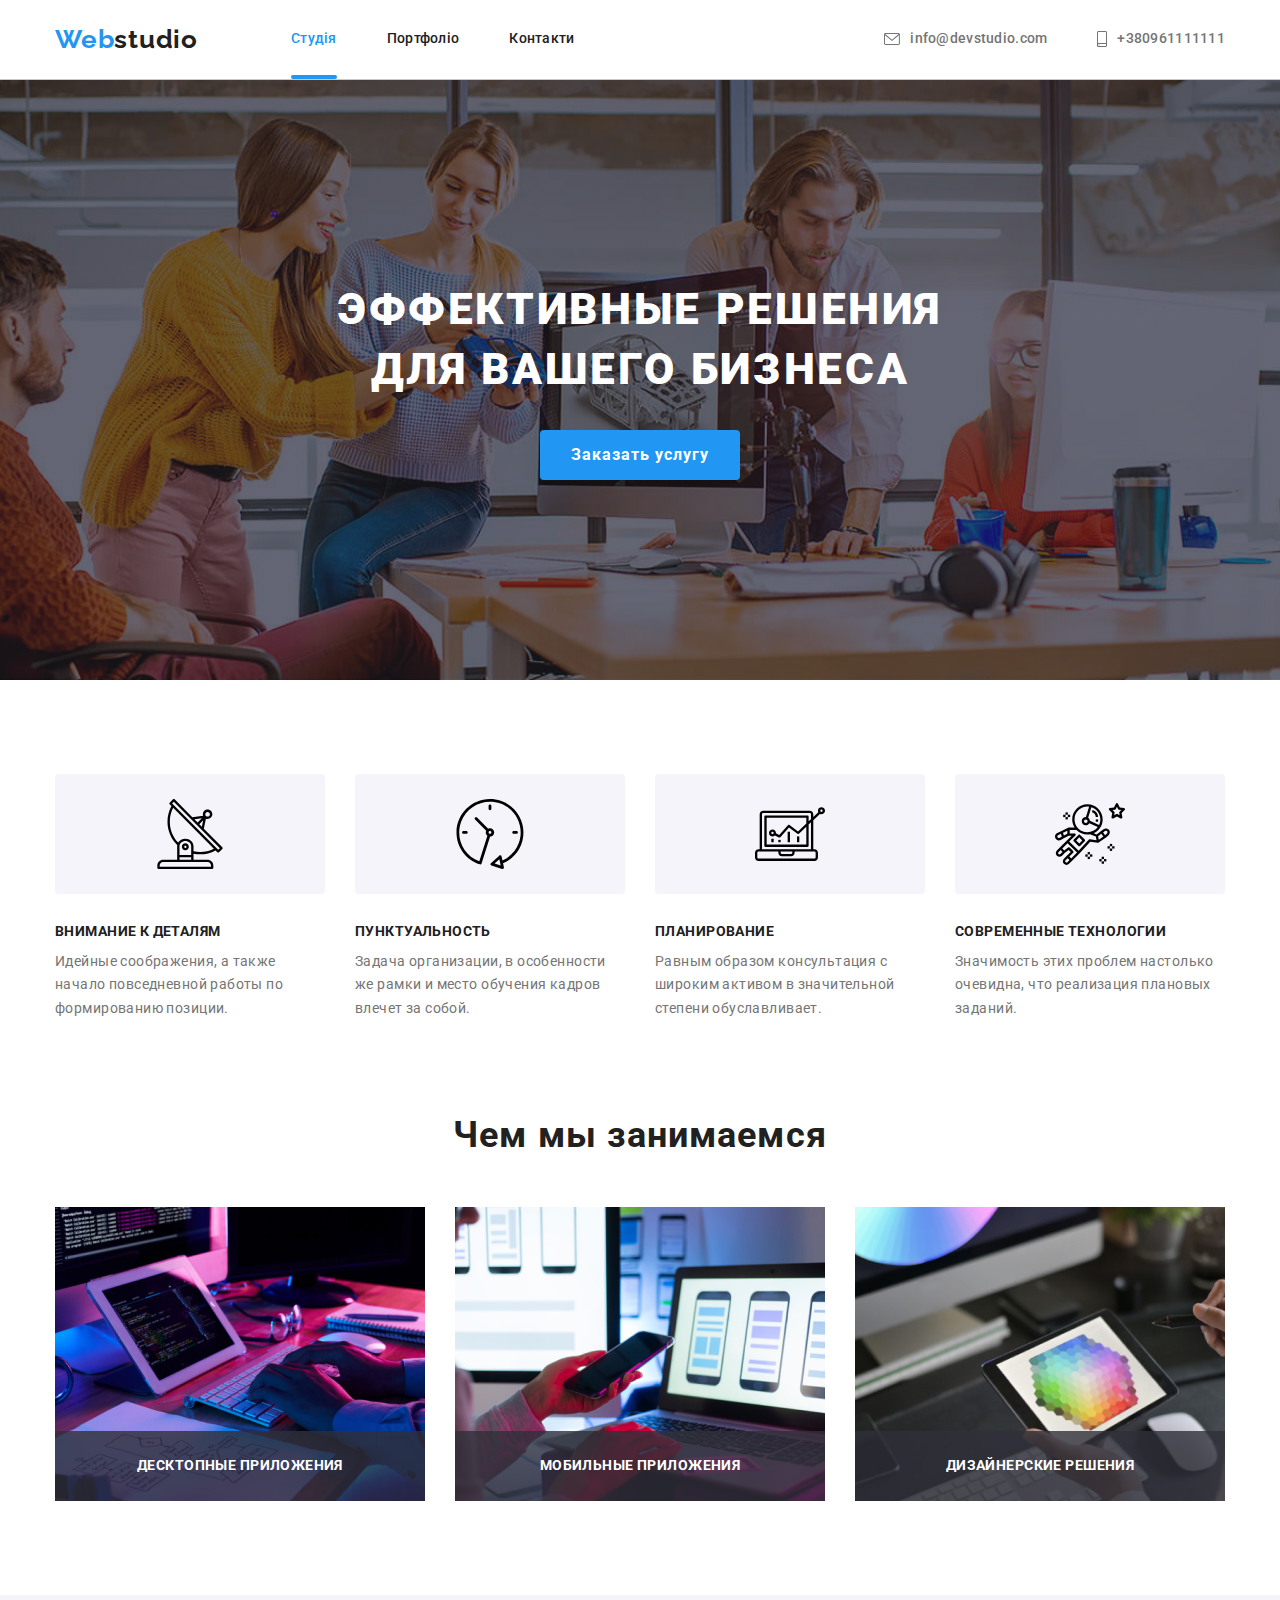
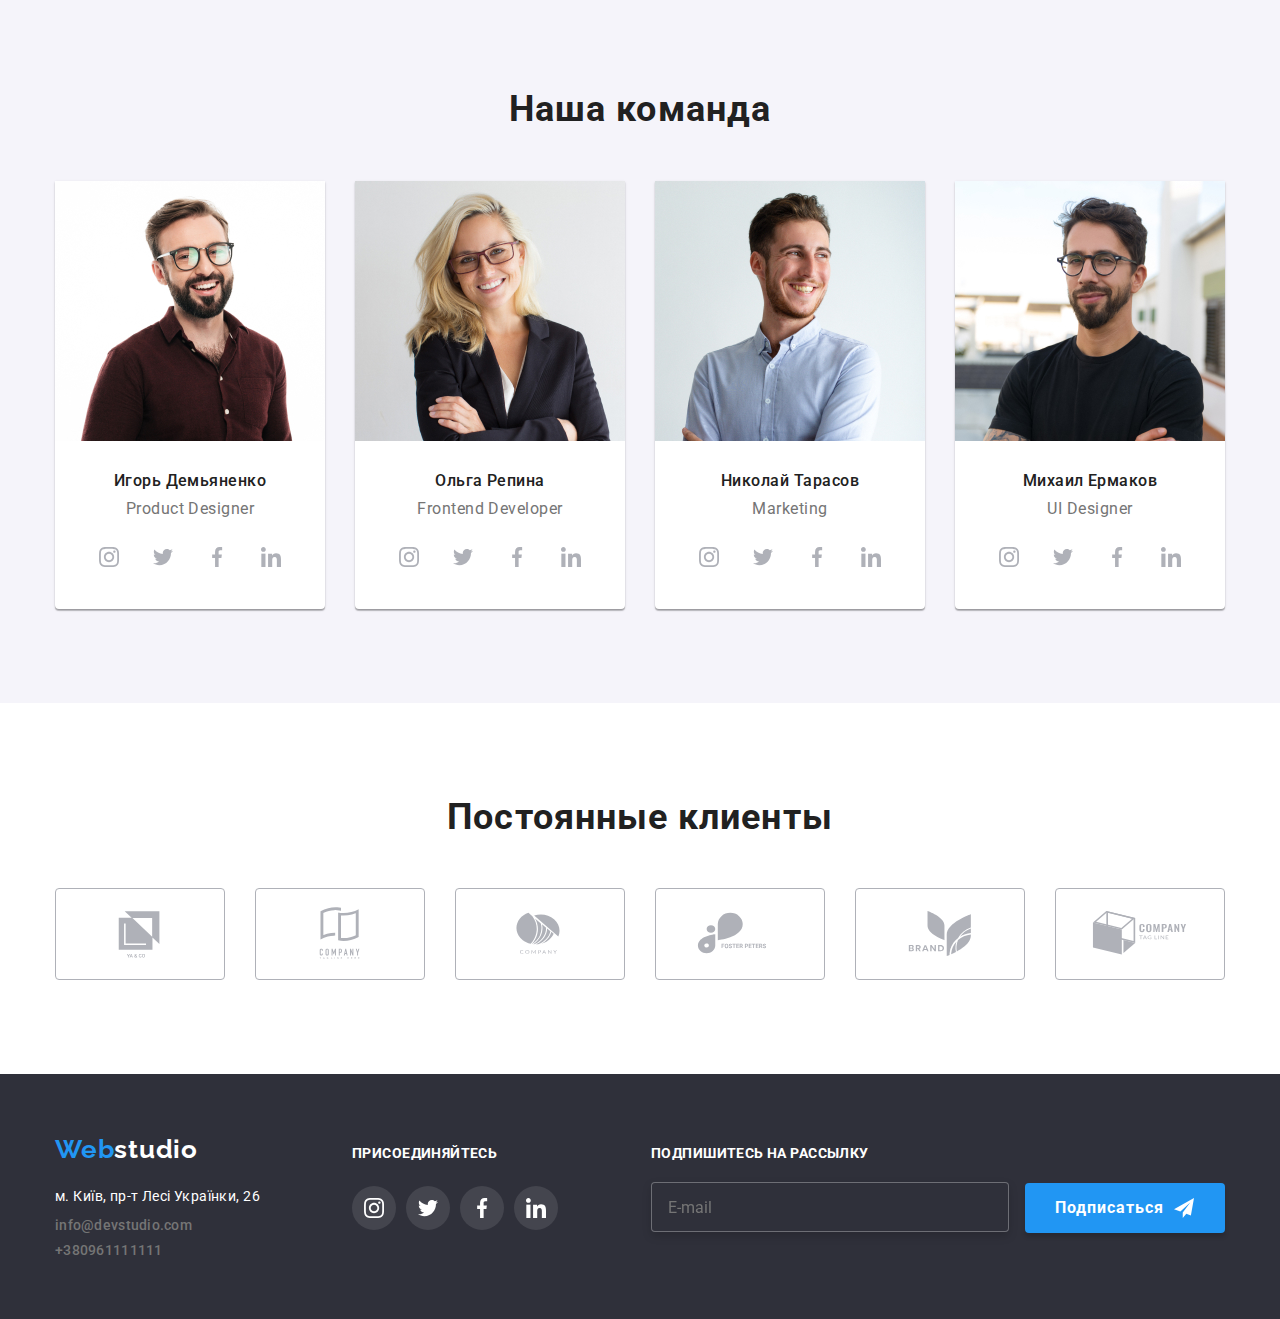
<file: index.html>
<!DOCTYPE html>
<html lang="en">
  <head>
    <meta charset="UTF-8" />
    <meta http-equiv="X-UA-Compatible" content="IE=edge" />
    <link rel="preconnect" href="https://fonts.googleapis.com" />
    <link rel="preconnect" href="https://fonts.gstatic.com" crossorigin />
    <link
      href="https://fonts.googleapis.com/css2?family=Raleway:wght@700&family=Roboto:wght@400;500;700;900&display=swap"
      rel="stylesheet"
    />
    <link
      rel="stylesheet"
      href="https://cdn.jsdelivr.net/npm/modern-normalize@1.1.0/modern-normalize.min.css"
    />
    <link rel="stylesheet" href="./styles/styles.css" />
    <title>DZ5</title>
  </head>

  <body>
    <!--header-->
    <header class="header">
      <div class="conteiner navigation">
        <nav class="navbar">
          <a class="logo-nav link" href="index.html">Web<span class="logoheader">studio</span></a>
          <ul class="navbar-list list">
            <li class="navbar-item">
              <a class="nav-link link current" href="./index.html">Студія</a>
            </li>
            <li class="navbar-item">
              <a class="nav-link link" href="./portfolio.html">Портфоліо</a>
            </li>
            <li class="navbar-item"><a class="nav-link link" href="">Контакти</a></li>
          </ul>
        </nav>
        <ul class="contact-list list">
          <li class="contact-item">
            <a class="contact-link link" href="mailto:info@devstudio.com">
              <svg class="mail-contact" width="16" height="12">
                <use href="./img/symbol-defs.svg#icon-mail"></use>
              </svg>
              info@devstudio.com
            </a>
          </li>
          <li class="contact-item">
            <a class="contact-link link" href="tel:+380961111111">
              <svg class="phone-contact" width="10" height="16">
                <use href="./img/symbol-defs.svg#icon-smartphone"></use>
              </svg>
              +380961111111</a
            >
          </li>
        </ul>
      </div>
    </header>
    <!--main-->
    <main>
      <!--baner-->
      <section class="baner">
        <div class="conteiner">
          <h1 class="baner-title">Эффективные решения для вашего бизнеса</h1>
          <button class="btn baner-btn" type="button" data-modal-open>Заказать услугу</button>
        </div>
      </section>
      <!--content-->
      <section class="section">
        <div class="conteiner">
          <h2 class="content-title visually-hidden">Наші переваги</h2>
          <ul class="content-list list">
            <li class="content-item">
              <div class="content-svg-wraper">
                <svg class="content-svg" width="70" height="70">
                  <use href="./img/symbol-defs.svg#icon-content1"></use>
                </svg>
              </div>
              <h3 class="content-subtitle">Внимание к деталям</h3>
              <p class="content-text">
                Идейные соображения, а также начало повседневной работы по формированию позиции.
              </p>
            </li>
            <li class="content-item">
              <div class="content-svg-wraper">
                <svg class="content-svg" width="70" height="70">
                  <use href="./img/symbol-defs.svg#icon-content2"></use>
                </svg>
              </div>
              <h3 class="content-subtitle">Пунктуальность</h3>
              <p class="content-text">
                Задача организации, в особенности же рамки и место обучения кадров влечет за собой.
              </p>
            </li>
            <li class="content-item">
              <div class="content-svg-wraper">
                <svg class="content-svg" width="70" height="70">
                  <use href="./img/symbol-defs.svg#icon-content3"></use>
                </svg>
              </div>
              <h3 class="content-subtitle">Планирование</h3>
              <p class="content-text">
                Равным образом консультация с широким активом в значительной степени обуславливает.
              </p>
            </li>
            <li class="content-item">
              <div class="content-svg-wraper">
                <svg class="content-svg" width="70" height="70">
                  <use href="./img/symbol-defs.svg#icon-content4"></use>
                </svg>
              </div>
              <h3 class="content-subtitle">Современные технологии</h3>
              <p class="content-text">
                Значимость этих проблем настолько очевидна, что реализация плановых заданий.
              </p>
            </li>
          </ul>
        </div>
      </section>
      <!--work galery-->
      <section class="work section">
        <div class="conteiner">
          <h2 class="work-title">Чем мы занимаемся</h2>
          <ul class="work-list list">
            <li class="work-item">
              <div class="work-wraper">
                <img src="./img/box1.jpg" alt="developer typing on keyboard" width="370" />
                <p class="work-text-overlay">Десктопные приложения</p>
              </div>
            </li>
            <li class="work-item">
              <div class="work-wraper">
                <img src="./img/box2.jpg" alt="mobile developer watching at phone" width="370" />
                <p class="work-text-overlay">Мобильные приложения</p>
              </div>
            </li>
            <li class="work-item">
              <div class="work-wraper">
                <img src="./img/box3.jpg" alt="developer watching at tablet" width="370" />
                <p class="work-text-overlay">Дизайнерские решения</p>
              </div>
            </li>
          </ul>
        </div>
      </section>
      <!--team-->
      <section class="team section">
        <div class="conteiner">
          <h2 class="team-title">Наша команда</h2>
          <ul class="team-list list">
            <li class="team-item">
              <img src="./img/img.jpg" alt="Product designer" width="270" />
              <div class="team-people">
                <h3 class="team-subtitle">Игорь Демьяненко</h3>
                <p class="team-text">Product Designer</p>
                <ul class="team-social-list list">
                  <li class="team-social-item">
                    <a href="" class="team-link link">
                      <svg class="social-svg" width="20" height="20">
                        <use href="./img/symbol-defs.svg#icon-instagram"></use>
                      </svg>
                    </a>
                  </li>
                  <li class="team-social-item">
                    <a href="" class="team-link link">
                      <svg class="social-svg" width="20" height="20">
                        <use href="./img/symbol-defs.svg#icon-twitter"></use>
                      </svg>
                    </a>
                  </li>
                  <li class="team-social-item">
                    <a href="" class="team-link link">
                      <svg class="social-svg" width="20" height="20">
                        <use href="./img/symbol-defs.svg#icon-facebook"></use>
                      </svg>
                    </a>
                  </li>
                  <li class="team-social-item">
                    <a href="" class="team-link link">
                      <svg class="social-svg" width="20" height="20">
                        <use href="./img/symbol-defs.svg#icon-linkedin"></use>
                      </svg>
                    </a>
                  </li>
                </ul>
              </div>
            </li>
            <li class="team-item">
              <img src="./img/img-1.jpg" alt="Frontend developer" width="270" />
              <div class="team-people">
                <h3 class="team-subtitle">Ольга Репина</h3>
                <p class="team-text">Frontend Developer</p>
                <ul class="team-social-list list">
                  <li class="team-social-item">
                    <a href="" class="team-link link">
                      <svg class="social-svg" width="20" height="20">
                        <use href="./img/symbol-defs.svg#icon-instagram"></use>
                      </svg>
                    </a>
                  </li>
                  <li class="team-social-item">
                    <a href="" class="team-link link">
                      <svg class="social-svg" width="20" height="20">
                        <use href="./img/symbol-defs.svg#icon-twitter"></use>
                      </svg>
                    </a>
                  </li>
                  <li class="team-social-item">
                    <a href="" class="team-link link">
                      <svg class="social-svg" width="20" height="20">
                        <use href="./img/symbol-defs.svg#icon-facebook"></use>
                      </svg>
                    </a>
                  </li>
                  <li class="team-social-item">
                    <a href="" class="team-link link">
                      <svg class="social-svg" width="20" height="20">
                        <use href="./img/symbol-defs.svg#icon-linkedin"></use>
                      </svg>
                    </a>
                  </li>
                </ul>
              </div>
            </li>
            <li class="team-item">
              <img src="./img/img-2.jpg" alt="Marketing" width="270" />
              <div class="team-people">
                <h3 class="team-subtitle">Николай Тарасов</h3>
                <p class="team-text">Marketing</p>
                <ul class="team-social-list list">
                  <li class="team-social-item">
                    <a href="" class="team-link link">
                      <svg class="social-svg" width="20" height="20">
                        <use href="./img/symbol-defs.svg#icon-instagram"></use>
                      </svg>
                    </a>
                  </li>
                  <li class="team-social-item">
                    <a href="" class="team-link link">
                      <svg class="social-svg" width="20" height="20">
                        <use href="./img/symbol-defs.svg#icon-twitter"></use>
                      </svg>
                    </a>
                  </li>
                  <li class="team-social-item">
                    <a href="" class="team-link link">
                      <svg class="social-svg" width="20" height="20">
                        <use href="./img/symbol-defs.svg#icon-facebook"></use>
                      </svg>
                    </a>
                  </li>
                  <li class="team-social-item">
                    <a href="" class="team-link link">
                      <svg class="social-svg" width="20" height="20">
                        <use href="./img/symbol-defs.svg#icon-linkedin"></use>
                      </svg>
                    </a>
                  </li>
                </ul>
              </div>
            </li>
            <li class="team-item">
              <img src="./img/img-3.jpg" alt="UI designer" width="270" />
              <div class="team-people">
                <h3 class="team-subtitle">Михаил Ермаков</h3>
                <p class="team-text">UI Designer</p>
                <ul class="team-social-list list">
                  <li class="team-social-item">
                    <a href="" class="team-link link">
                      <svg class="social-svg" width="20" height="20">
                        <use href="./img/symbol-defs.svg#icon-instagram"></use>
                      </svg>
                    </a>
                  </li>
                  <li class="team-social-item">
                    <a href="" class="team-link link">
                      <svg class="social-svg" width="20" height="20">
                        <use href="./img/symbol-defs.svg#icon-twitter"></use>
                      </svg>
                    </a>
                  </li>
                  <li class="team-social-item">
                    <a href="" class="team-link link">
                      <svg class="social-svg" width="20" height="20">
                        <use href="./img/symbol-defs.svg#icon-facebook"></use>
                      </svg>
                    </a>
                  </li>
                  <li class="team-social-item">
                    <a href="" class="team-link link">
                      <svg class="social-svg" width="20" height="20">
                        <use href="./img/symbol-defs.svg#icon-linkedin"></use>
                      </svg>
                    </a>
                  </li>
                </ul>
              </div>
            </li>
          </ul>
        </div>
      </section>
      <!--clients-->
      <section class="clients section">
        <div class="conteiner">
          <h2 class="clients-title">Постоянные клиенты</h2>
          <ul class="clients-list list">
            <li class="clients-item">
              <a href="" class="clients-link link">
                <svg class="clients-logo" width="106" height="60">
                  <use href="./img/symbol-defs.svg#icon-clients1"></use>
                </svg>
              </a>
            </li>
            <li class="clients-item">
              <a href="" class="clients-link link">
                <svg class="clients-logo" width="106" height="60">
                  <use href="./img/symbol-defs.svg#icon-clients2"></use>
                </svg>
              </a>
            </li>
            <li class="clients-item">
              <a href="" class="clients-link link">
                <svg class="clients-logo" width="106" height="60">
                  <use href="./img/symbol-defs.svg#icon-clients3"></use>
                </svg>
              </a>
            </li>
            <li class="clients-item">
              <a href="" class="clients-link link">
                <svg class="clients-logo" width="106" height="60">
                  <use href="./img/symbol-defs.svg#icon-clients4"></use>
                </svg>
              </a>
            </li>
            <li class="clients-item">
              <a href="" class="clients-link link">
                <svg class="clients-logo" width="106" height="60">
                  <use href="./img/symbol-defs.svg#icon-clients5"></use>
                </svg>
              </a>
            </li>
            <li class="clients-item">
              <a href="" class="clients-link link">
                <svg class="clients-logo" width="106" height="60">
                  <use href="./img/symbol-defs.svg#icon-clients6"></use>
                </svg>
              </a>
            </li>
          </ul>
        </div>
      </section>
    </main>
    <!--footer-->
    <footer class="footer">
      <div class="conteiner footer-wraper">
        <div class="address-wraper">
          <a class="logo-footer link" href="index.html"
            >Web<span class="logofooter">studio</span></a
          >
          <address>
            <ul class="footer-list list">
              <li class="footer-item">
                <a
                  class="footer-map link"
                  href="https://goo.gl/maps/QaSQcrVwAwJUvmYh8"
                  target="_blank"
                  rel=""
                  >м. Київ, пр-т Лесі Українки, 26</a
                >
              </li>
              <li class="footer-item">
                <a class="contact-link link" href="mailto:info@devstudio.com">info@devstudio.com</a>
              </li>
              <li class="footer-item">
                <a class="contact-link link" href="tel:+380961111111">+380961111111</a>
              </li>
            </ul>
          </address>
        </div>
        <div class="join">
          <h3 class="join-title">присоединяйтесь</h3>
          <ul class="team-social-list list">
            <li class="team-social-item">
              <a href="" class="team-link join-social-link link">
                <svg class="social-svg" width="20" height="20">
                  <use href="./img/symbol-defs.svg#icon-instagram"></use>
                </svg>
              </a>
            </li>
            <li class="team-social-item">
              <a href="" class="team-link join-social-link link">
                <svg class="social-svg" width="20" height="20">
                  <use href="./img/symbol-defs.svg#icon-twitter"></use>
                </svg>
              </a>
            </li>
            <li class="team-social-item">
              <a href="" class="team-link join-social-link link">
                <svg class="social-svg" width="20" height="20">
                  <use href="./img/symbol-defs.svg#icon-facebook"></use>
                </svg>
              </a>
            </li>
            <li class="team-social-item">
              <a href="" class="team-link join-social-link link">
                <svg class="social-svg" width="20" height="20">
                  <use href="./img/symbol-defs.svg#icon-linkedin"></use>
                </svg>
              </a>
            </li>
          </ul>
        </div>
        <div class="footer-subscription">
          <label for="footer-mail" class="footer-subscription-title">Подпишитесь на рассылку</label>
          <form action="" class="footer-subscription-form">
            <input
              type="email"
              name="footer-user-mail"
              class="footer-subscription-mail"
              id="footer-mail"
              placeholder="E-mail"
              required
            />
            <button type="submit" class="btn footer-subscription-btn">
              Подписаться
              <svg class="footer-subscription-btn-icon" width="20" height="20">
                <use href="./img/symbol-defs.svg#icon-telegram"></use>
              </svg>
            </button>
          </form>
        </div>
      </div>
    </footer>
    <!--backdrop-->
    <div class="backdrop is-hidden" data-modal>
      <div class="modal">
        <button type="button " class="modal-close-btn" data-modal-close>
          <svg class="modal-close-icon" width="18" height="18">
            <use href="./img/symbol-defs.svg#icon-close-modal-black"></use>
          </svg>
        </button>
        <b class="modal-form-title">Оставьте свои данные, мы вам перезвоним</b>
        <form name="modal-form">
          <label class="modal-form-label" for="user-name">Имя</label>
          <span class="icon-wrapper">
            <input type="text" class="modal-form-input" name="user-name" id="user-name" required />
            <svg class="modal-icon" width="18" height="18">
              <use href="./img/symbol-defs.svg#icon-person"></use>
            </svg>
          </span>
          <label class="modal-form-label" for="user-phone">Телефон</label>
          <span class="icon-wrapper">
            <input
              name="user-phone"
              type="tel"
              class="modal-form-input"
              id="user-phone"
              required
              pattern="[0-9]{3}-[0-9]{3}-[0-9]{2}-[0-9]{2}"
              title="xxx-xxx-xx-xx"
            />
            <svg class="modal-icon" width="18" height="18">
              <use href="./img/symbol-defs.svg#icon-phone"></use>
            </svg>
          </span>
          <label class="modal-form-label" for="user-mail">Почта </label>
          <span class="icon-wrapper">
            <input name="user-mail" type="email" class="modal-form-input" id="user-mail"/>
            <svg class="modal-icon" width="18" height="18">
              <use href="./img/symbol-defs.svg#icon-email"></use>
            </svg>
          </span>
          <label for="user-message" class="modal-form-label">Комментарий</label>
          <textarea
            name="user-message"
            class="modal-form-input textarea-form"
            placeholder="Введите текст"
            id="user-message"
          ></textarea>
          <div class="checkbox-modal-wrapper">
            <input
              type="checkbox"
              id="user-policy"
              name="user-policy"
              class="visually-hidden modal-form-checkbox"
            />
            <label for="user-policy" class="modal-form-checkbox-label"
              >Соглашаюсь с рассылкой и принимаю &nbsp;
              <a href="" class="modal-link-policy">Условия договора</a>
            </label>
          </div>
          <button class="modal-form-button btn">Отправить</button>
        </form>
      </div>
    </div>
    <!-- js script -->
    <script src="./js/modal.js"></script>
  </body>
</html>
</file>
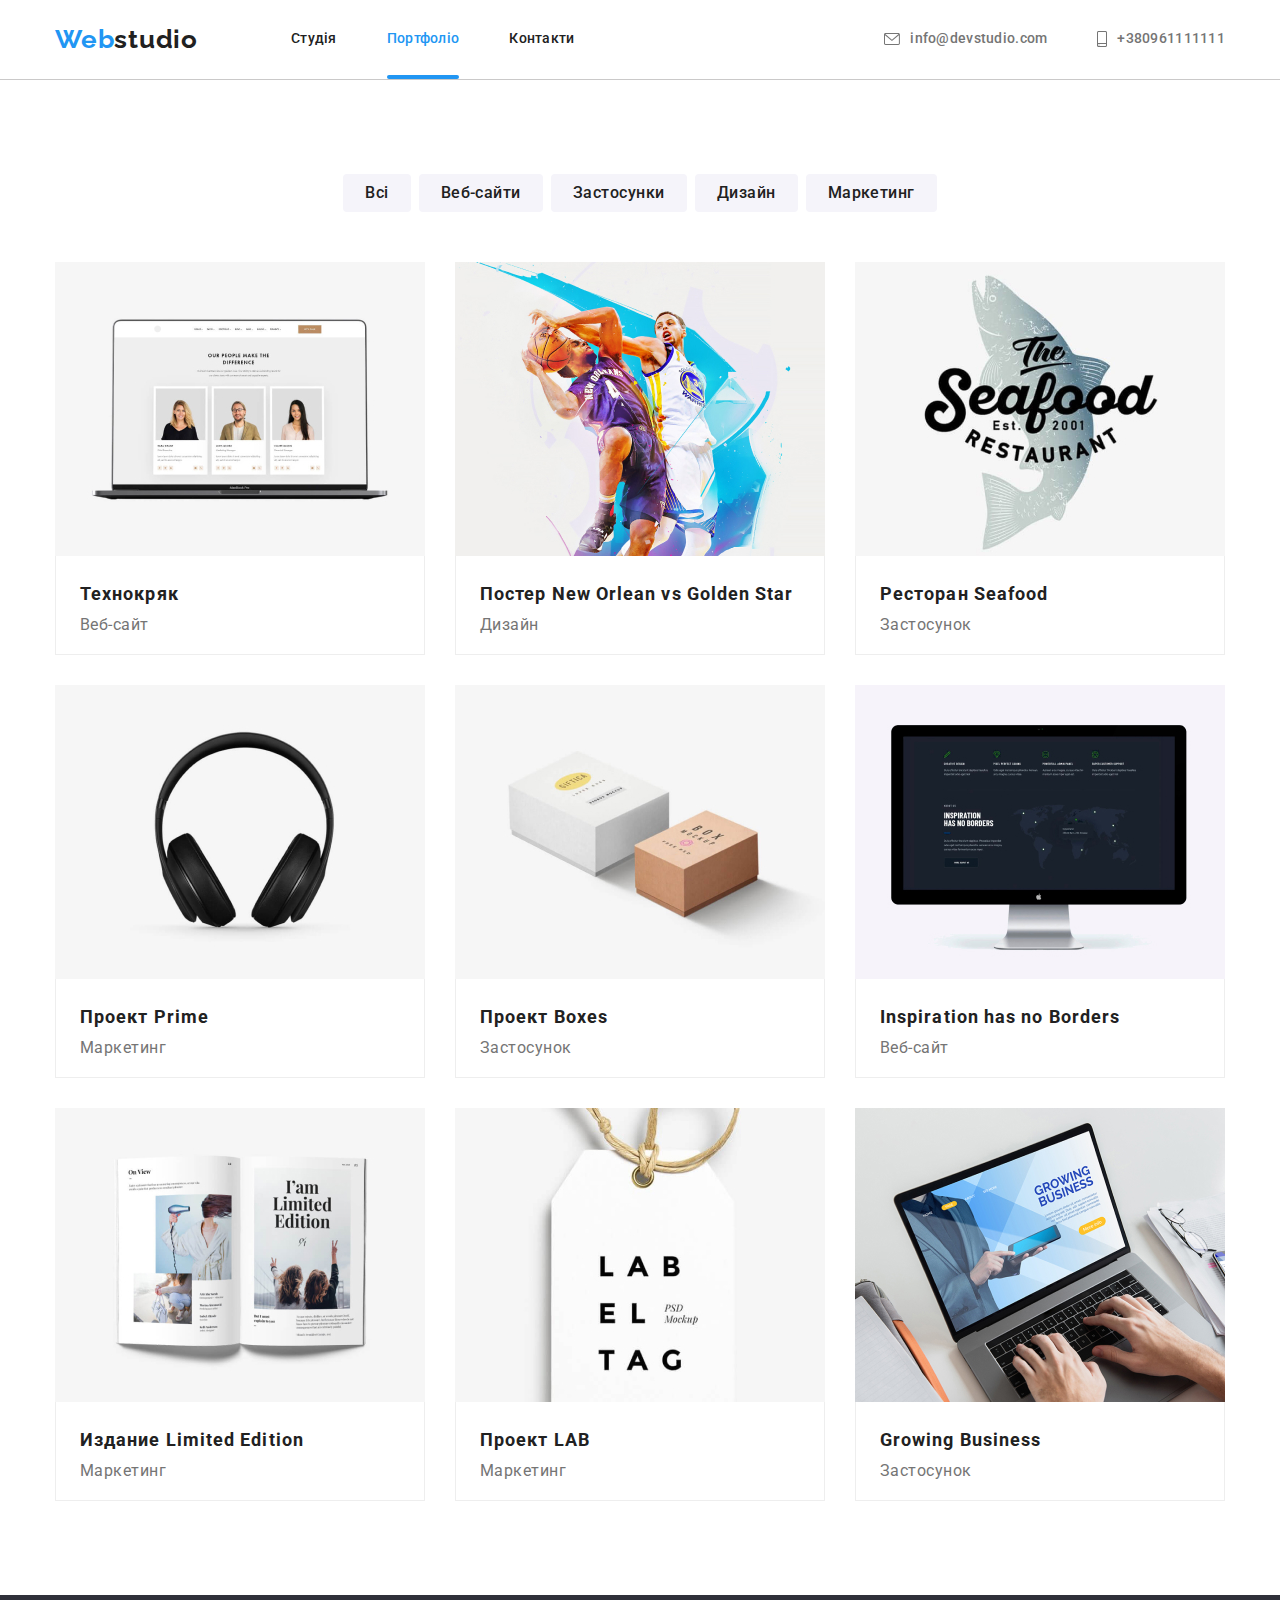
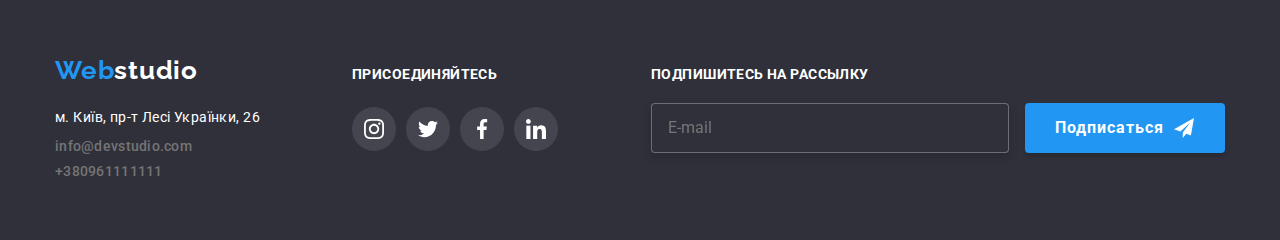
<file: portfolio.html>
<!DOCTYPE html>
<html lang="en">

<head>
  <meta charset="UTF-8" />
  <meta http-equiv="X-UA-Compatible" content="IE=edge" />
  <link rel="preconnect" href="https://fonts.googleapis.com" />
  <link rel="preconnect" href="https://fonts.gstatic.com" crossorigin />
  <link href="https://fonts.googleapis.com/css2?family=Raleway:wght@700&family=Roboto:wght@400;500;700;900&display=swap"
    rel="stylesheet" />
  <link rel="stylesheet" href="https://cdn.jsdelivr.net/npm/modern-normalize@1.1.0/modern-normalize.min.css" />
  <link rel="stylesheet" href="./styles/styles.css" />
  <title>DZ6 Portfolio</title>
</head>

<body>
  <!--header-->
  <header class="header">
    <div class="conteiner navigation">
      <nav class="navbar">
        <a class="logo-nav link" href="index.html">Web<span class="logoheader">studio</span></a>
        <ul class="navbar-list list">
          <li class="navbar-item"><a class="nav-link link" href="./index.html">Студія</a></li>
          <li class="navbar-item"><a class="nav-link link current" href="./portfolio.html">Портфоліо</a></li>
          <li class="navbar-item"><a class="nav-link link" href="">Контакти</a></li>
        </ul>
      </nav>
      <ul class="contact-list list">
        <li class="contact-item">
          <a class="contact-link link" href="mailto:info@devstudio.com">
            <svg class="mail-contact" width="16" height="12">
              <use href="./img/symbol-defs.svg#icon-mail">
              </use>
            </svg>info@devstudio.com</a>
        </li>
        <li class="contact-item">
          <a class="contact-link link" href="tel:+380961111111">
            <svg class="phone-contact" width="10" height="16">
              <use href="./img/symbol-defs.svg#icon-smartphone">
              </use>
            </svg>+380961111111</a>
        </li>
      </ul>
    </div>
  </header>
  <!--main-->
  <main>
    <section class="section">
      <div class="conteiner">
        <h1 class="filter-title visually-hidden">Filter</h1>
        <!--filer-->
        <ul class="filter-list list">
          <li class="filter-item">
            <button class="filter-btn" type="button">Всі</button>
          </li>
          <li class="filter-item">
            <button class="filter-btn" type="button">Веб-сайти</button>
          </li>
          <li class="filter-item">
            <button class="filter-btn" type="button">Застосунки</button>
          </li>
          <li class="filter-item">
            <button class="filter-btn" type="button">Дизайн</button>
          </li>
          <li class="filter-item">
            <button class="filter-btn" type="button">Маркетинг</button>
          </li>
        </ul>
        <!--portfolio-work-->
        <ul class="portfolio-work-list list">
          <li class="portfolio-work-item item">
            <a class="portfolio-work-link link" href="">
              <div class="portfolio-wraper">
                <img class="portfolio-work-img" src="./img/portf(2).jpg" alt="notebook" />
                <p class="portfolio-overlay">Ресурс предлагает комплексные предложения с разным уровнем функционала и
                  сервисов.
                  Все это позволит посетителю получить исчерпывающие сведения о компании или частном лице.
                </p>
              </div>
              <div class="portfolio-name">
                <h2 class="portfolio-work-title">Технокряк</h2>
                <p class="portfolio-work-text">Веб-сайт</p>
              </div>
            </a>
          </li>
          <li class="portfolio-work-item item">
            <a class="portfolio-work-link link" href="">
              <div class="portfolio-wraper">
                <img class="portfolio-work-img" src="./img/portf(3).jpg" alt="bascetbool" />
                <p class="portfolio-overlay">Ресурс предлагает комплексные предложения с разным уровнем функционала и
                  сервисов.
                  Все это позволит посетителю получить исчерпывающие сведения о компании или частном лице.
                </p>
              </div>
              <div class="portfolio-name">
                <h2 class="portfolio-work-title">Постер New Orlean vs Golden Star</h2>
                <p class="portfolio-work-text">Дизайн</p>
              </div>
            </a>
          </li>
          <li class="portfolio-work-item item">
            <a class="portfolio-work-link link" href="">
              <div class="portfolio-wraper">
                <img class="portfolio-work-img" src="./img/portf(4).jpg" alt="logobar&fish" />
                <p class="portfolio-overlay">Ресурс предлагает комплексные предложения с разным уровнем функционала и
                  сервисов.
                  Все это позволит посетителю получить исчерпывающие сведения о компании или частном лице.
                </p>
              </div>
              <div class="portfolio-name">
                <h2 class="portfolio-work-title">Ресторан Seafood</h2>
                <p class="portfolio-work-text">Застосунок</p>
              </div>
            </a>
          </li>
          <li class="portfolio-work-item item">
            <a class="portfolio-work-link link" href="">
              <div class="portfolio-wraper">
                <img class="portfolio-work-img" src="./img/portf(5).jpg" alt="headphone" />
                <p class="portfolio-overlay">Ресурс предлагает комплексные предложения с разным уровнем функционала и
                  сервисов.
                  Все это позволит посетителю получить исчерпывающие сведения о компании или частном лице.
                </p>
              </div>
              <div class="portfolio-name">
                <h2 class="portfolio-work-title">Проект Prime</h2>
                <p class="portfolio-work-text">Маркетинг</p>
              </div>
            </a>
          </li>
          <li class="portfolio-work-item item">
            <a class="portfolio-work-link link" href="">
              <div class="portfolio-wraper">
                <img class="portfolio-work-img" src="./img/portf(6).jpg" alt="boxes" />
                <p class="portfolio-overlay">Ресурс предлагает комплексные предложения с разным уровнем функционала и
                  сервисов.
                  Все это позволит посетителю получить исчерпывающие сведения о компании или частном лице.
                </p>
              </div>
              <div class="portfolio-name">
                <h2 class="portfolio-work-title">Проект Boxes</h2>
                <p class="portfolio-work-text">Застосунок</p>
              </div>
            </a>
          </li>
          <li class="portfolio-work-item item">
            <a class="portfolio-work-link link" href="">
              <div class="portfolio-wraper">
                <img class="portfolio-work-img" src="./img/portf(7).jpg" alt="pc" />
                <p class="portfolio-overlay">Ресурс предлагает комплексные предложения с разным уровнем функционала и
                  сервисов.
                  Все это позволит посетителю получить исчерпывающие сведения о компании или частном лице.
                </p>
              </div>
              <div class="portfolio-name">
                <h2 class="portfolio-work-title">Inspiration has no Borders</h2>
                <p class="portfolio-work-text">Веб-сайт</p>
              </div>
            </a>
          </li>
          <li class="portfolio-work-item item">
            <a class="portfolio-work-link link" href="">
              <div class="portfolio-wraper">
                <img class="portfolio-work-img" src="./img/portf(8).jpg" alt="magazine" />
                <p class="portfolio-overlay">Ресурс предлагает комплексные предложения с разным уровнем функционала и
                  сервисов.
                  Все это позволит посетителю получить исчерпывающие сведения о компании или частном лице.
                </p>
              </div>
              <div class="portfolio-name">
                <h2 class="portfolio-work-title">Издание Limited Edition</h2>
                <p class="portfolio-work-text">Маркетинг</p>
              </div>
            </a>
          </li>
          <li class="portfolio-work-item item">
            <a class="portfolio-work-link link" href="">
              <div class="portfolio-wraper">
                <img class="portfolio-work-img" src="./img/portf(9).jpg" alt="price" />
                <p class="portfolio-overlay">Ресурс предлагает комплексные предложения с разным уровнем функционала и
                  сервисов.
                  Все это позволит посетителю получить исчерпывающие сведения о компании или частном лице.
                </p>
              </div>
              <div class="portfolio-name">
                <h2 class="portfolio-work-title">Проект LAB</h2>
                <p class="portfolio-work-text">Маркетинг</p>
              </div>
            </a>
          </li>
          <li class="portfolio-work-item item">
            <a class="portfolio-work-link link" href="">
              <div class="portfolio-wraper">
                <img class="portfolio-work-img" src="./img/portf(1).jpg" alt="notebook" />
                <p class="portfolio-overlay">Ресурс предлагает комплексные предложения с разным уровнем функционала и
                  сервисов.
                  Все это позволит посетителю получить исчерпывающие сведения о компании или частном лице.
                </p>
              </div>
              <div class="portfolio-name">
                <h2 class="portfolio-work-title">Growing Business</h2>
                <p class="portfolio-work-text">Застосунок</p>
              </div>
            </a>
          </li>
        </ul>
      </div>
    </section>
  </main>
  <!--footer-->
    <footer class="footer">
      <div class="conteiner footer-wraper">
        <div class="address-wraper">
          <a class="logo-footer link" href="index.html">Web<span class="logofooter">studio</span></a>
          <address>
            <ul class="footer-list list">
              <li class="footer-item">
                <a class="footer-map link" href="https://goo.gl/maps/QaSQcrVwAwJUvmYh8" target="_blank" rel="">м. Київ, пр-т
                  Лесі Українки, 26</a>
              </li>
              <li class="footer-item">
                <a class="contact-link link" href="mailto:info@devstudio.com">info@devstudio.com</a>
              </li>
              <li class="footer-item">
                <a class="contact-link link" href="tel:+380961111111">+380961111111</a>
              </li>
            </ul>
          </address>
        </div>
        <div class="join">
          <h3 class="join-title">присоединяйтесь</h3>
          <ul class="team-social-list list">
            <li class="team-social-item">
              <a href="" class="team-link join-social-link link">
                <svg class="social-svg" width="20" height="20">
                  <use href="./img/symbol-defs.svg#icon-instagram"></use>
                </svg>
              </a>
            </li>
            <li class="team-social-item">
              <a href="" class="team-link join-social-link link">
                <svg class="social-svg" width="20" height="20">
                  <use href="./img/symbol-defs.svg#icon-twitter"></use>
                </svg>
              </a>
            </li>
            <li class="team-social-item">
              <a href="" class="team-link join-social-link link">
                <svg class="social-svg" width="20" height="20">
                  <use href="./img/symbol-defs.svg#icon-facebook"></use>
                </svg>
              </a>
            </li>
            <li class="team-social-item">
              <a href="" class="team-link join-social-link link">
                <svg class="social-svg" width="20" height="20">
                  <use href="./img/symbol-defs.svg#icon-linkedin"></use>
                </svg>
              </a>
            </li>
          </ul>
        </div>
        <div class="footer-subscription">
          <label for="footer-mail" class="footer-subscription-title">Подпишитесь на рассылку</label>
          <form action="" class="footer-subscription-form">
            <input type="email" name="footer-user-mail" class="footer-subscription-mail" id="footer-mail"
              placeholder="E-mail" required />
            <button type="submit" class="btn footer-subscription-btn">
              Подписаться
              <svg class="footer-subscription-btn-icon" width="20" height="20">
                <use href="./img/symbol-defs.svg#icon-telegram"></use>
              </svg>
            </button>
          </form>
        </div>
      </div>
    </footer>
  </div>
</body>

</html>
</file>
<file: styles/styles.css>
:root {
  --primari-text-color: #757575;
  --title-text-color: #212121;
  --accent-text-color: #2196f3;
  --primari-white-color: #ffffff;
  --primari-border-color: #afb1b8;
  --cubic-bezier: cubic-bezier(0.4, 0, 0.2, 1);
}

body {
  font-family: 'Roboto';
}

h1,
h2,
h3,
p,
ul {
  margin: 0;
}

ul {
  padding: 0;
}

img {
  display: block;
  max-width: 100%;
  height: auto;
}

.conteiner {
  width: 1200px;
  margin: 0 auto;
  padding: 0 15px;
}

.list {
  list-style: none;
}

.link {
  display: block;
  color: var(--title-text-color);
  text-decoration: none;
  transition: color 250ms cubic-bezier(0.4, 0, 0.2, 1);
}

.section {
  padding-top: 94px;
  padding-bottom: 94px;
}

.visually-hidden {
  position: absolute;
  white-space: nowrap;
  width: 1px;
  height: 1px;
  overflow: hidden;
  border: 0;
  padding: 0;
  clip: rect(0 0 0 0);
  clip-path: inset(50%);
  margin: -1px;
}

/*---header---------------*/

.header {
  border-bottom: 1px solid #cac9c9;
}

.navigation {
  display: flex;
  align-items: center;
}

.logo-nav {
  padding-top: 24px;
  padding-bottom: 24px;
  font-family: 'Raleway';
  font-style: normal;
  font-weight: 700;
  font-size: 26px;
  line-height: 1.19;
  letter-spacing: 0.03em;
  color: var(--accent-text-color);
  transform: scale(1);
  transition: transform 350ms cubic-bezier(0.4, 0, 0.2, 1);
}

.logoheader {
  color: var(--title-text-color);
}

.logo-nav:hover,
.logo-nav:focus,
.logo-footer:hover,
.logo-footer:focus {
  transform: scale(1.05);
}

.navbar {
  display: flex;
}

.navbar-list {
  display: flex;
  align-items: center;
  margin-left: 93px;
}

.nav-link {
  position: relative;
}

.nav-link.current::after {
  content: '';
  position: absolute;
  display: block;
  bottom: -32px;
  left: 0;
  width: 100%;
  height: 4px;
  background: #2196f3;
  border-radius: 2px;
}

.navbar-item {
  font-weight: 500;
  font-size: 14px;
  line-height: 1.14;
  letter-spacing: 0.02em;
}

.navbar-item:not(:last-child) {
  margin-right: 50px;
}

.link:hover,
.link:focus {
  color: var(--accent-text-color);
}

.contact-list {
  display: flex;
  margin-left: auto;
}

.contact-item:not(:last-child) {
  margin-right: 50px;
}

.contact-link {
  display: flex;
  align-items: center;
  font-weight: 500;
  font-size: 14px;
  line-height: 1.14;
  letter-spacing: 0.02em;
  color: #757575;
  transition: color 250ms cubic-bezier(0.4, 0, 0.2, 1);
}

.navbar-list .current {
  color: var(--accent-text-color);
}

.phone-contact {
  margin-right: 10px;
  fill: currentColor;
}

.contact-link:hover,
.contact-link:focus {
  color: var(--accent-text-color);
  fill: var(--accent-text-color);
}

.mail-contact {
  margin-right: 10px;
  fill: currentColor;
}

/*---main-------------------*/
/* < !--baner--> */
.baner {
  max-width: 1600px;
  margin-left: auto;
  margin-right: auto;
  padding: 200px 0;
  background-color: #2f303a;
  background-image: linear-gradient(rgba(47, 48, 58, 0.4), rgba(47, 48, 58, 0.4)),
    url(../img/baner-new.jpg);
  background-repeat: no-repeat;
  background-position: center center;
  background-size: cover;
}

.baner-title {
  width: 696px;
  margin: 0 auto;
  margin-bottom: 30px;
  font-weight: 900;
  font-size: 44px;
  line-height: 1.36;
  text-align: center;
  letter-spacing: 0.06em;
  text-transform: uppercase;
  color: var(--primari-white-color);
}

.btn {
  width: 200px;
  height: 50px;
  background-color: var(--accent-text-color);
  box-shadow: 0px 4px 4px rgba(0, 0, 0, 0.15);
  border-radius: 4px;
  font-weight: 700;
  font-size: 16px;
  line-height: 1.875;
  text-align: center;
  letter-spacing: 0.06em;
  color: var(--primari-white-color);
  border-color: transparent;
  cursor: pointer;
  transform: scale(1);
  transition: transform 250ms cubic-bezier(0.4, 0, 0.2, 1);
}

.btn:hover,
.btn:focus {
  background-color: #188ce8;
  transform: scale(0.9);
}

.baner-btn {
  display: block;
  margin: 0 auto;
}

/* < !--content--> */

.content-list {
  display: flex;
  justify-content: space-between;
}

.content-item {
  width: 270px;
}

.content-svg-wraper {
  display: flex;
  align-items: center;
  justify-content: center;
  height: 120px;
  margin-bottom: 30px;
  border-radius: 4px;
  background: #f5f4fa;
}

.content-subtitle {
  margin-bottom: 10px;
  font-weight: 700;
  font-size: 14px;
  line-height: 1.14;
  letter-spacing: 0.03em;
  text-transform: uppercase;
  color: var(--title-text-color);
}

.content-text {
  font-size: 14px;
  line-height: 1.71;
  letter-spacing: 0.03em;
  color: var(--primari-text-color);
}

/* < !--work galery--> */
.work {
  padding-top: 0px;
}

.work-list {
  display: flex;
}

.work-item:not(:last-child) {
  margin-right: 30px;
}

.work-title {
  margin-bottom: 50px;
  font-weight: 700;
  font-size: 36px;
  line-height: 1.16;
  text-align: center;
  letter-spacing: 0.03em;
  color: var(--title-text-color);
}

.work-wraper {
  position: relative;
}

.work-text-overlay {
  position: absolute;
  display: flex;
  align-items: center;
  justify-content: center;
  content: '';
  bottom: 0;
  left: 0;
  width: 100%;
  height: 70px;
  font-weight: 700;
  font-size: 14px;
  line-height: 1.14;
  letter-spacing: 0.03em;
  text-transform: uppercase;
  color: var(--primari-white-color);
  background-color: rgba(47, 48, 58, 0.8);
}

/* < !--team--> */
.team {
  background-color: #f5f4fa;
}

.team-list {
  display: flex;
  justify-content: space-between;
}

.team-item {
  background: var(--primari-white-color);
  box-shadow: 0px 1px 3px rgba(0, 0, 0, 0.12), 0px 1px 1px rgba(0, 0, 0, 0.14),
    0px 2px 1px rgba(0, 0, 0, 0.2);
  border-radius: 0px 0px 4px 4px;
}

.team-title {
  margin-bottom: 50px;
  font-weight: 700;
  font-size: 36px;
  line-height: 1.16;
  text-align: center;
  letter-spacing: 0.03em;
  color: var(--title-text-color);
}

.team-people {
  padding: 30px 0;
}

.team-subtitle {
  margin-bottom: 10px;
  font-weight: 500;
  font-size: 16px;
  line-height: 19px;
  text-align: center;
  letter-spacing: 0.03em;
  color: var(--title-text-color);
}

.team-text {
  margin-bottom: 16px;
  font-weight: 400;
  font-size: 16px;
  line-height: 1.18;
  text-align: center;
  letter-spacing: 0.03em;
  color: var(--primari-text-color);
}

.team-social-list {
  display: flex;
  justify-content: center;
  gap: 10px;
}

.team-link {
  display: flex;
  justify-content: center;
  align-items: center;
  width: 44px;
  height: 44px;
  border-radius: 50%;
  background-color: var(--primari-white-color);
  fill: var(--primari-border-color);
  transition: background-color 250ms cubic-bezier(0.4, 0, 0.2, 1),
    fill 250ms cubic-bezier(0.4, 0, 0.2, 1);
}

.social-svg {
  width: 20px;
  height: 20px;
}

.team-link:focus,
.team-link:hover {
  background-color: var(--accent-text-color);
  fill: var(--primari-white-color);
  cursor: pointer;
}

/* < !--clients--> */

.clients-title {
  margin-bottom: 50px;
  font-weight: 700;
  font-size: 36px;
  line-height: 1.16;
  text-align: center;
  letter-spacing: 0.03em;
  color: var(--title-text-color);
}

.clients-list {
  display: flex;
  gap: 30px;
}

.clients-item {
  width: 170px;
  height: 92px;
}

.clients-link {
  display: flex;
  justify-content: center;
  align-items: center;
  width: 100%;
  height: 100%;
  border: 1px solid var(--primari-border-color);
  border-radius: 4px;
  fill: var(--primari-border-color);
  transition: border 250ms cubic-bezier(0.4, 0, 0.2, 1), fill 250ms cubic-bezier(0.4, 0, 0.2, 1);
}

.clients-link:focus,
.clients-link:hover {
  border: 1px solid var(--accent-text-color);
  fill: var(--accent-text-color);
}

/*---footer-------------------------------*/
.footer {
  padding: 60px 0;
  background-color: #2f303a;
}

.footer-wraper {
  display: flex;
  align-items: baseline;
}

.address-wraper {
  flex-grow: 1;
}

.logo-footer {
  font-family: 'Raleway';
  font-style: normal;
  font-weight: 700;
  font-size: 26px;
  line-height: 1.19;
  letter-spacing: 0.03em;
  color: var(--accent-text-color);
  transform: scale(1);
  transition: transform 350ms cubic-bezier(0.4, 0, 0.2, 1);
}

.logofooter {
  color: var(--primari-white-color);
}

.footer-list {
  margin-top: 20px;
}

.footer-item {
  font-style: normal;
  font-weight: 400;
  font-size: 14px;
  line-height: 1.71;
  letter-spacing: 0.03em;
  color: rgba(255, 255, 255, 0.6);
}

.footer-item:not(:last-child) {
  margin-bottom: 9px;
}

.footer-map {
  color: #ffffff;
}

.join {
  display: flex;
  flex-direction: column;
  margin-left: 70px;
}

.join-title {
  margin-bottom: 20px;
  font-weight: 700;
  font-size: 14px;
  line-height: 1.71;
  letter-spacing: 0.03em;
  text-transform: uppercase;
  color: var(--primari-white-color);
}

.join-social-link {
  background-color: rgba(255, 255, 255, 0.1);
  fill: var(--primari-white-color);
}

.footer-subscription {
  margin-left: 93px;
}
.footer-subscription-title {
  display: block;
  margin-bottom: 20px;
  font-weight: 700;
  font-size: 14px;
  line-height: 1.14;
  letter-spacing: 0.03em;
  text-transform: uppercase;
  color: var(--primari-white-color);
}

.footer-subscription-mail {
  margin-right: 12px;
  padding: 15px 16px;
  width: 358px;
  height: 50px;
  border: 1px solid rgba(255, 255, 255, 0.3);
  filter: drop-shadow(0px 4px 4px rgba(0, 0, 0, 0.15));
  border-radius: 4px;
  background: #2f303a;
  outline: none;
}

.footer-subscription-form::placeholder {
  color: rgba(255, 255, 255, 0.6);
}

.footer-subscription-btn {
  display: inline-flex;
  align-items: center;
  padding: 10px 28px;
  gap: 10px;
}

.footer-subscription-btn-icon {
  fill: var(--primari-white-color);
}

/*==========portfolio===========================*/

/* < !--filer--> */

.filter-list {
  display: flex;
  justify-content: center;
  margin-bottom: 50px;
}

.filter-item {
  display: i;
  margin-right: 8px;
}

.filter-item:last-child {
  margin-right: 0;
}

.filter-btn {
  padding: 6px 22px;
  background-color: #f5f4fa;
  border-radius: 4px;
  border: 0;
  font-weight: 500;
  font-size: 16px;
  line-height: 1.625;
  text-align: center;
  letter-spacing: 0.03em;
  color: var(--title-text-color);
  cursor: pointer;
  transform: scale(1);
  transition: transform 250ms cubic-bezier(0.4, 0, 0.2, 1),
    background-color 250ms cubic-bezier(0.4, 0, 0.2, 1), color 250ms cubic-bezier(0.4, 0, 0.2, 1),
    box-shadow 250ms cubic-bezier(0.4, 0, 0.2, 1);
}

.filter-btn:hover,
.filter-btn:focus {
  transform: scale(1.05);
  background-color: var(--accent-text-color);
  color: var(--primari-white-color);
  box-shadow: 0px 3px 1px rgba(0, 0, 0, 0.1), 0px 1px 2px rgba(0, 0, 0, 0.08),
    0px 2px 2px rgba(0, 0, 0, 0.12);
}

/* < !--portfolio-work--> */

.portfolio-work-list {
  display: flex;
  flex-wrap: wrap;
  gap: 30px;
  flex-basis: calc((100% - 60px) / 3);
}

.portfolio-work-item {
  background: var(--primari-white-color);
}

.portfolio-work-link {
  transition: box-shadow 250ms cubic-bezier(0.4, 0, 0.2, 1);
}

.portfolio-work-link:hover,
.portfolio-work-link:focus {
  box-shadow: 0px 1px 1px rgba(0, 0, 0, 0.12), 0px 4px 4px rgba(0, 0, 0, 0.06),
    1px 4px 6px rgba(0, 0, 0, 0.16);
}

.portfolio-wraper {
  position: relative;
  overflow: hidden;
}

.portfolio-name {
  padding: 20px 24px;
  border-bottom: 1px solid #eeeeee;
  border-left: 1px solid #eeeeee;
  border-right: 1px solid #eeeeee;
}

.portfolio-work-title {
  margin-bottom: 4px;
  font-weight: 700;
  font-size: 18px;
  line-height: 2;
  letter-spacing: 0.06em;
  color: var(--title-text-color);
}

.portfolio-work-text {
  font-weight: 400;
  font-size: 16px;
  line-height: 1.125;
  letter-spacing: 0.03em;
  color: var(--primari-text-color);
}

.portfolio-overlay {
  position: absolute;
  top: 0;
  left: 0;
  width: 100%;
  height: 100%;
  /* overflow-y: scroll; */
  padding: 63px 24px;
  background-color: rgba(33, 150, 243, 0.9);
  font-weight: 400;
  font-size: 18px;
  line-height: 1.55;
  letter-spacing: 0.03em;
  color: var(--primari-white-color);
  transform: translate(0, 100%);
  transition: transform 250ms linear;
}

.portfolio-work-link:hover .portfolio-overlay,
.portfolio-work-link:focus .portfolio-overlay {
  transform: translate(0, 0);
}

/*--------modal windows --------*/
/* < !--backdrop--> */
.backdrop {
  position: fixed;
  z-index: 100;
  top: 0;
  left: 0;
  width: 100%;
  height: 100%;
  background-color: rgba(0, 0, 0, 0.5);
  transition: opacity 250ms cubic-bezier(0.4, 0, 0.2, 1),
    visibility 250ms cubic-bezier(0.4, 0, 0.2, 1);
}

.backdrop.is-hidden {
  opacity: 0;
  visibility: hidden;
  pointer-events: none;
}

.modal {
  display: flex;
  flex-direction: column;
  position: absolute;
  top: 50%;
  left: 50%;
  padding: 40px;
  transform: translate(-50%, -50%);
  width: 528px;
  height: 581px;
  background-color: var(--primari-white-color);
}

.modal-close-btn {
  position: absolute;
  top: 10px;
  right: 10px;
  display: flex;
  align-items: center;
  justify-content: center;
  width: 30px;
  height: 30px;
  border-radius: 50%;
  padding: 0;
  background-color: var(--primari-white-color);
  border: 1px solid rgba(0, 0, 0, 0.1);
  transition: background-color 250ms cubic-bezier(0.4, 0, 0.2, 1);
  cursor: pointer;
}

.modal-close-btn:hover,
.modal-close-btn:focus {
  background-color: var(--primari-border-color);
  fill: var(--accent-text-color);
}

/*  */
.modal-form {
  display: flex;
  flex-direction: column;
  padding-left: 50px;
}

.modal-form-title {
  display: block;
  text-align: center;
  margin-bottom: 12px;
  font-size: 20px;
  line-height: 1.15;
  letter-spacing: 0.03em;
  color: var(--title-text-color);
}

.modal-form-label {
  position: relative;
  display: block;
  margin-bottom: 4px;
  font-size: 12px;
  line-height: 1.16;
  letter-spacing: 0.01em;
  color: var(--primari-text-color);
}

.icon-wrapper {
  display: block;
  position: relative;
  margin-bottom: 10px;
}

.modal-icon {
  position: absolute;
  top: 50%;
  transform: translateY(-50%);
  left: 12px;
}

.modal-form-input {
  display: block;
  width: 100%;
  height: 40px;
  padding-left: 45px;
  outline: none;
  border: 1px solid rgba(33, 33, 33, 0.2);
  border-radius: 4px;
}

.modal-form-input:focus + .modal-icon {
  fill: var(--accent-text-color);
}

.modal-form-input:focus {
  outline: 0;
  border-color: var(--accent-text-color);
}

.textarea-form {
  height: 120px;
  resize: none;
  padding: 12px 11px;
  margin-bottom: 20px;
}

.textarea-form::placeholder {
  font-weight: 400;
  font-size: 12px;
  line-height: 1.16;
  letter-spacing: 0.01em;
  color: rgba(117, 117, 117, 0.5);
}

/*  */

.modal-form-checkbox-label {
  display: flex;
  align-items: center;
  justify-content: center;
  font-size: 14px;
  line-height: 1.71;
  letter-spacing: 0.03em;
  color: var(--primari-text-color);
}

.modal-form-checkbox-label::before {
  content: '';
  display: inline-block;
  width: 16px;
  height: 15px;
  margin-right: 7px;
  background-image: url("../img/chekbox-off.svg");
  background-repeat: no-repeat;
  background-position: 50% 50%;
  cursor: pointer;
  transition: background-image 250ms cubic-bezier(0.4, 0, 0.2, 1);
}

.modal-form-checkbox:checked + .modal-form-checkbox-label::before {
  background-image: url("../img/chekbox-on.svg");
  background-repeat: no-repeat;
  background-position: 50% 50%;
}

.modal-form-checkbox:focus + .modal-form-checkbox-label::before {
  width: 16px;
  height: 15px;
  border: 1px solid var(--accent-text-color);
  border-radius: 4px;
}

.checkbox-modal-wrapper {
  margin-bottom: 30px;
}

.modal-link-policy {
  font-size: 14px;
  line-height: 1.71;
  letter-spacing: 0.03em;
  text-decoration-line: underline;
  color: var(--accent-text-color);
  transition: box-shadow 250ms cubic-bezier(0.4, 0, 0.2, 1);
}

.modal-link-policy:hover,
.modal-link-policy:focus {
  box-shadow: 0px 3px 3px rgba(0, 0, 0, 0.15);
}

.modal-form-button {
  display: block;
  margin: 0 auto;
}
</file>
